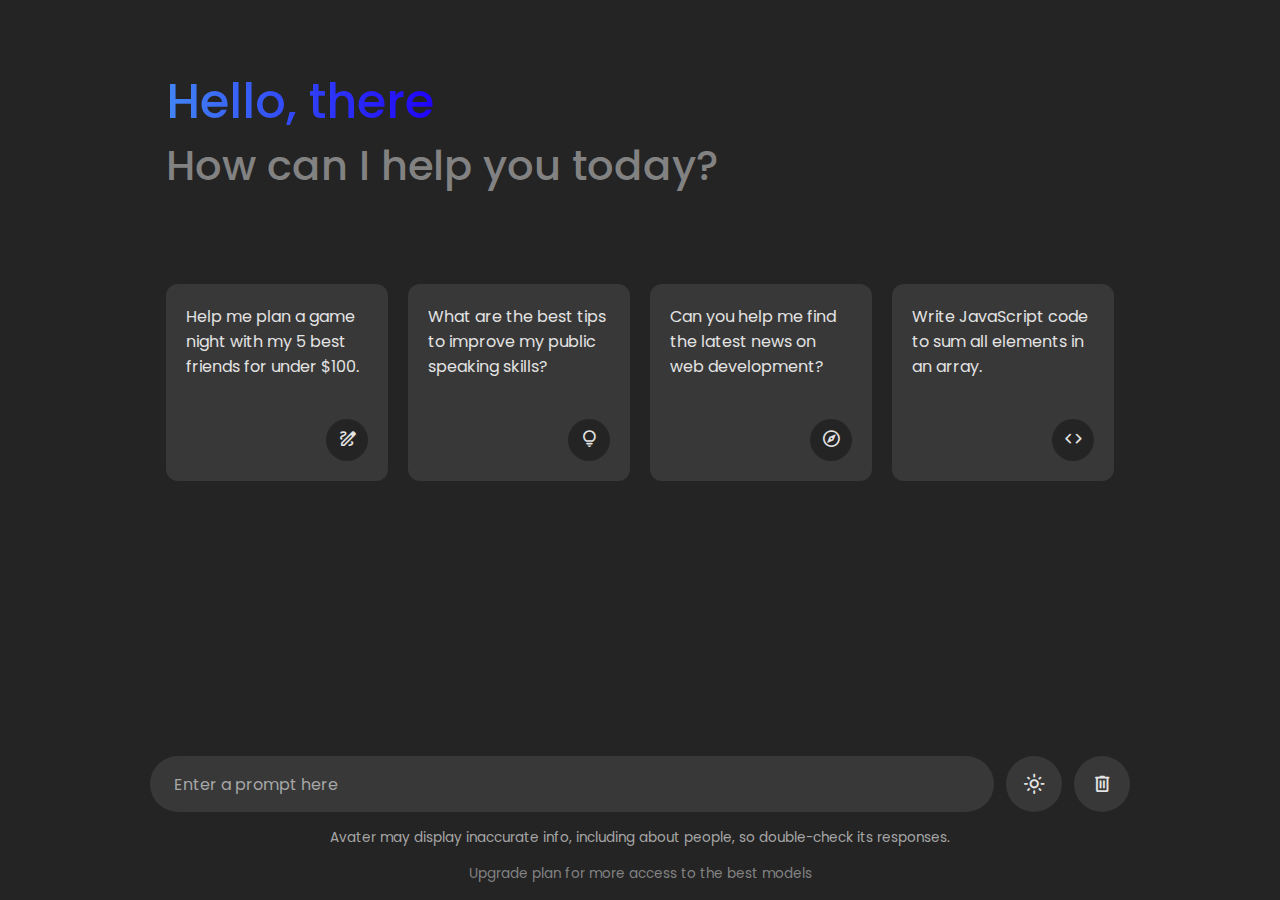
<file: homepage.html>
<!DOCTYPE html>
<html lang="en">
<head>
  <meta charset="UTF-8">
  <meta name="viewport" content="width=device-width, initial-scale=1.0">
  <title>AvaterGPT</title>
  <!-- Linking Google Fonts For Icons -->
  <link rel="stylesheet" href="https://fonts.googleapis.com/css2?family=Material+Symbols+Rounded:opsz,wght,FILL,GRAD@24,400,0,0" />
  <link rel="stylesheet" href="style.css">
  <link rel="icon" href="kennyAi.webp">
</head>
<body>
  <header class="header">
    <!-- Header Greetings -->
    <h1 class="title">Hello, there</h1>
    <p class="subtitle">How can I help you today?</p>

    <!-- Suggestion list -->
    <ul class="suggestion-list">
      <li class="suggestion">
        <h4 class="text">Help me plan a game night with my 5 best friends for under $100.</h4>
        <span class="icon material-symbols-rounded">draw</span>
      </li>
      <li class="suggestion">
        <h4 class="text">What are the best tips to improve my public speaking skills?</h4>
        <span class="icon material-symbols-rounded">lightbulb</span>
      </li>
      <li class="suggestion">
        <h4 class="text">Can you help me find the latest news on web development?</h4>
        <span class="icon material-symbols-rounded">explore</span>
      </li>
      <li class="suggestion">
        <h4 class="text">Write JavaScript code to sum all elements in an array.</h4>
        <span class="icon material-symbols-rounded">code</span>
      </li>
      <li class="suggestion">
        <h4 class="text">Write JavaScript code to sum all elements in an array.</h4>
        <span class="icon material-symbols-rounded">code</span>
      </li>
    </ul>
  </header>

  <!-- Chat List / Container -->
  <div class="chat-list"></div>

  <!-- Typing Area -->
  <div class="typing-area">
    <form action="#" class="typing-form">
      <div class="input-wrapper">
        <input type="text" placeholder="Enter a prompt here" class="typing-input" required />
        <button id="send-message-button" class="icon material-symbols-rounded">send</button>
      </div>
      <div class="action-buttons">
        <span id="theme-toggle-button" class="icon material-symbols-rounded">light_mode</span>
        <span id="delete-chat-button" class="icon material-symbols-rounded">delete</span>
      </div>
    </form>
    <p class="disclaimer-text">
      Avater may display inaccurate info, including about people, so double-check its responses.
    </p>
    <p class="disclaimer-text"><a href="premium.html">Upgrade plan for more access to the best models</a></p>
    
  </div>

  <script src="script.js"></script>
</body>
</html>
</file>
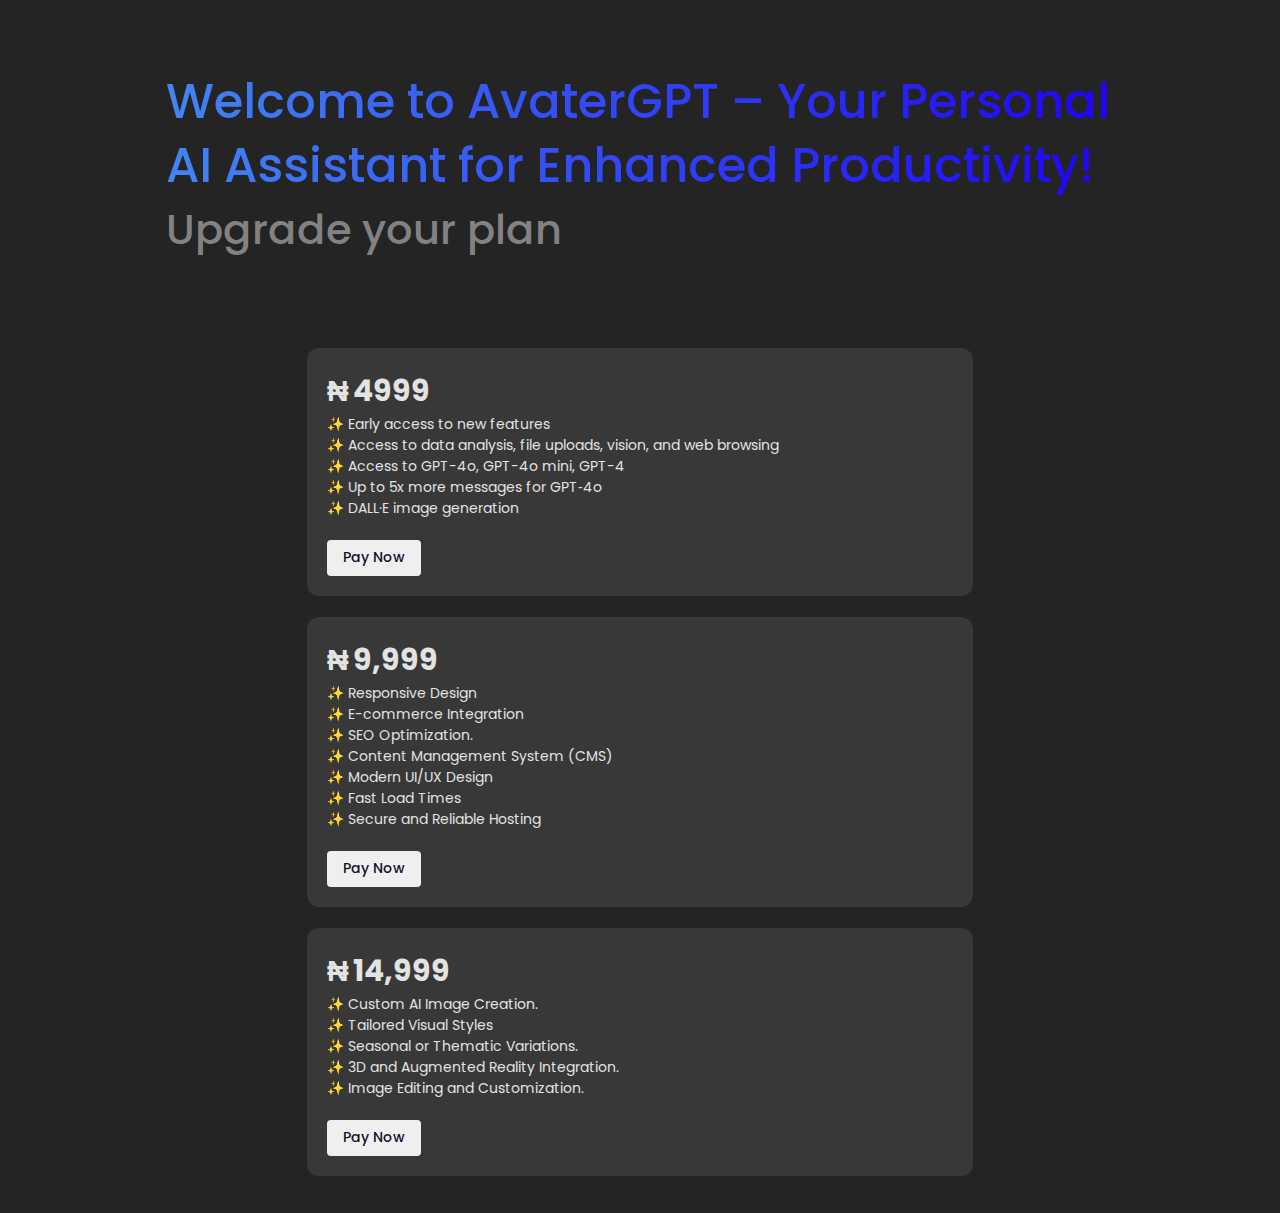
<file: premium.html>
<!DOCTYPE html>
<html lang="en">
<head>
  <meta charset="UTF-8">
  <meta name="viewport" content="width=device-width, initial-scale=1.0">
  <title>AvaterGPT</title>
  <!-- Linking Google Fonts For Icons -->
  <link rel="stylesheet" href="https://fonts.googleapis.com/css2?family=Material+Symbols+Rounded:opsz,wght,FILL,GRAD@24,400,0,0" />
  <link rel="stylesheet" href="style.css">
  <link rel="stylesheet" href="premium.css">
  <link rel="icon" href="kennyAi.webp">
</head>
<body>
  <header class="header">
    <!-- Header Greetings -->
    <h1 class="title">Welcome to AvaterGPT – Your Personal AI Assistant for Enhanced Productivity!</h1>
    <p class="subtitle">Upgrade your plan</p>

    <!-- Suggestion list -->
    <center>
        <ul class="suggestion-list">
            <li class="suggestion">
              <h4 class="text"><b style="font-size: 30px;"> ₦</b>&nbsp;<b style="font-size: 30px;">4999</b></h4>
              <h4 class="text">✨ Early access to new features</h4>
              <h4 class="text">✨ Access to data analysis, file uploads, vision, and web browsing</h4>
              <h4 class="text">✨ Access to GPT-4o, GPT-4o mini, GPT-4 </h4>
              <h4 class="text">✨ Up to 5x more messages for GPT‑4o</h4>
              <h4 class="text">✨ DALL·E image generation</h4>
              <form method="POST" action="https://checkout.flutterwave.com/v3/hosted/pay">
                <input type="hidden" name="public_key" value="FLWPUBK_TEST-02b9b5fc6406bd4a41c3ff141cc45e93-X" />
                <input type="hidden" name="customer[email]" value="payment@mailnator.com" />
                <input type="hidden" name="customer[name]" value="Ayomide Jimi-Oni" />
                <input type="hidden" name="tx_ref" value="txref-81123" />
                <input type="hidden" name="amount" value="4999" />
                <input type="hidden" name="currency" value="NGN" />
                <input type="hidden" name="meta[source]" value="docs-html-test" />
                <br>
                <button type="submit" id="start-payment-button">Pay Now</button>
              </form>
            </li> 
            <br>
            <li class="suggestion">
              <h4 class="text"><b style="font-size: 30px;"> ₦</b>&nbsp;<b style="font-size: 30px;">9,999</b></h4>
                <h4 class="text">✨ Responsive Design</h4>
                <h4 class="text">✨ E-commerce Integration</h4>
                <h4 class="text">✨ SEO Optimization.</h4>
                <h4 class="text">✨ Content Management System (CMS)</h4>
                <h4 class="text">✨ Modern UI/UX Design</h4>
                <h4 class="text">✨ Fast Load Times</h4>
                <h4 class="text">✨ Secure and Reliable Hosting</h4>
                <form method="POST" action="https://checkout.flutterwave.com/v3/hosted/pay">
                  <input type="hidden" name="public_key" value="FLWPUBK_TEST-02b9b5fc6406bd4a41c3ff141cc45e93-X" />
                  <input type="hidden" name="customer[email]" value="payment@mailnator.com" />
                  <input type="hidden" name="customer[name]" value="Ayomide Jimi-Oni" />
                  <input type="hidden" name="tx_ref" value="txref-81123" />
                  <input type="hidden" name="amount" value="9999" />
                  <input type="hidden" name="currency" value="NGN" />
                  <input type="hidden" name="meta[source]" value="docs-html-test" />
                  <br>
                  <button type="submit" id="start-payment-button">Pay Now</button>
                </form>
                
                
              </li> 
            <br>
            <li class="suggestion">
               <h4 class="text"><b style="font-size: 30px;"> ₦</b>&nbsp;<b style="font-size: 30px;">14,999</b></h4>
                <h4 class="text">✨ Custom AI Image Creation.</h4>
                <h4 class="text">✨ Tailored Visual Styles</h4>
                <h4 class="text">✨ Seasonal or Thematic Variations.</h4>
                <h4 class="text">✨ 3D and Augmented Reality Integration.</h4>
                <h4 class="text">✨ Image Editing and Customization.</h4>
                <form method="POST" action="https://checkout.flutterwave.com/v3/hosted/pay">
                  <input type="hidden" name="public_key" value="FLWPUBK_TEST-02b9b5fc6406bd4a41c3ff141cc45e93-X" />
                  <input type="hidden" name="customer[email]" value="payment@mailnator.com" />
                  <input type="hidden" name="customer[name]" value="Ayomide Jimi-Oni" />
                  <input type="hidden" name="tx_ref" value="txref-81123" />
                  <input type="hidden" name="amount" value="14999" />
                  <input type="hidden" name="currency" value="NGN" />
                  <input type="hidden" name="meta[source]" value="docs-html-test" />
                  <br>
                  <button type="submit" id="start-payment-button">Pay Now</button>
                </form>
                
                
              </li> 
            <br>
          </ul>
    </center>
  </header>
  <script src="script.js"></script>
</body>
</html>
</file>
<file: style.css>
/* Import Google Font - Poppins */
@import url('https://fonts.googleapis.com/css2?family=Poppins:wght@400;500;600&display=swap');

* {
  margin: 0;
  padding: 0;
  box-sizing: border-box;
  font-family: "Poppins", sans-serif;
}

a {
  text-decoration: none;
  color: #828282;
}
:root {
  /* Dark mode colors */
  --text-color: #E3E3E3;
  --subheading-color: #828282;
  --placeholder-color: #A6A6A6;
  --primary-color: #242424;
  --secondary-color: #383838;
  --secondary-hover-color: #444;
}

.light_mode {
  /* Light mode colors */
  --text-color: #222;
  --subheading-color: #A0A0A0;
  --placeholder-color: #6C6C6C;
  --primary-color: #FFF;
  --secondary-color: #E9EEF6;
  --secondary-hover-color: #DBE1EA;
}

body {
  background: var(--primary-color);
}

.header, .chat-list .message, .typing-form {
  margin: 0 auto;
  max-width: 980px;
}

.header {
  margin-top: 6vh;
  padding: 1rem;
  overflow-x: hidden;
}

body.hide-header .header {
  margin: 0;
  display: none;
}

.header :where(.title, .subtitle) {
  color: var(--text-color);
  font-weight: 500;
  line-height: 4rem;
}

.header .title {
  width: fit-content;
  font-size: 3rem;
  background-clip: text;
  background: linear-gradient(to right, #4285f4, #2003f9);
  -webkit-background-clip: text;
  -webkit-text-fill-color: transparent;
}

.header .subtitle {
  font-size: 2.6rem;
  color: var(--subheading-color);
}

.suggestion-list {
  width: 100%;
  list-style: none;
  display: flex;
  gap: 1.25rem;
  margin-top: 9.5vh;
  overflow: hidden;
  overflow-x: auto;
  scroll-snap-type: x mandatory;
  scrollbar-width: none;
}

.suggestion-list .suggestion {
  cursor: pointer;
  padding: 1.25rem;
  width: 222px;
  flex-shrink: 0;
  display: flex;
  flex-direction: column;
  align-items: flex-end;
  border-radius: 0.75rem;
  justify-content: space-between;
  background: var(--secondary-color);
  transition: 0.2s ease;
}

.suggestion-list .suggestion:hover {
  background: var(--secondary-hover-color);
}

.suggestion-list .suggestion :where(.text, .icon) {
  font-weight: 400;
  color: var(--text-color);
}

.suggestion-list .suggestion .icon {
  width: 42px;
  height: 42px;
  display: flex;
  font-size: 1.3rem;
  margin-top: 2.5rem;
  align-self: flex-end;
  align-items: center;
  border-radius: 50%;
  justify-content: center;
  color: var(--text-color);
  background: var(--primary-color);
}

.chat-list {
  padding: 2rem 1rem 12rem;
  max-height: 100vh;
  overflow-y: auto;
  scrollbar-color: #999 transparent;
}

.chat-list .message.incoming {
  margin-top: 1.5rem;
}

.chat-list .message .message-content {
  display: flex;
  gap: 1.5rem;
  width: 100%;
  align-items: center;
}

.chat-list .message .text {
  color: var(--text-color);
  white-space: pre-wrap;
}

.chat-list .message.error .text {
  color: #2003f9;
}

.chat-list .message.loading .text {
  display: none;
}

.chat-list .message .avatar {
  width: 40px;
  height: 40px;
  object-fit: cover;
  border-radius: 50%;
  align-self: flex-start;
}

.chat-list .message.loading .avatar {
  animation: rotate 3s linear infinite;
}

@keyframes rotate {
  100% {
    transform: rotate(360deg);
  }
}

.chat-list .message .icon {
  color: var(--text-color);
  cursor: pointer;
  height: 35px;
  width: 35px;
  border-radius: 50%;
  display: flex;
  align-items: center;
  justify-content: center;
  background: none;
  font-size: 1.25rem;
  margin-left: 3.5rem;
  visibility: hidden;
}

.chat-list .message .icon.hide {
  visibility: hidden;
}

.chat-list .message:not(.loading, .error):hover .icon:not(.hide){
  visibility: visible;
}

.chat-list .message .icon:hover {
  background: var(--secondary-hover-color);
}

.chat-list .message .loading-indicator {
  display: none;
  gap: 0.8rem;
  width: 100%;
  flex-direction: column;
}

.chat-list .message.loading .loading-indicator {
  display: flex;
}

.chat-list .message .loading-indicator .loading-bar {
  height: 11px;
  width: 100%;
  border-radius: 0.135rem;
  background-position: -800px 0;
  background: linear-gradient(to right, #2003f9, var(--primary-color), #2003f9);
  animation: loading 3s linear infinite;
}

.chat-list .message .loading-indicator .loading-bar:last-child {
  width: 70%;
}

@keyframes loading {
  0% {
    background-position: -800px 0;
  }

  100% {
    background-position: 800px 0;
  }
}

.typing-area {
  position: fixed;
  width: 100%;
  left: 0;
  bottom: 0;
  padding: 1rem;
  background: var(--primary-color);
}

.typing-area :where(.typing-form, .action-buttons) {
  display: flex;
  gap: 0.75rem;
}

.typing-form .input-wrapper {
  width: 100%;
  height: 56px;
  display: flex;
  position: relative;
}

.typing-form .typing-input {
  height: 100%;
  width: 100%;
  border: none;
  outline: none;
  resize: none;
  font-size: 1rem;
  color: var(--text-color);
  padding: 1.1rem 4rem 1.1rem 1.5rem;
  border-radius: 100px;
  background: var(--secondary-color);
}

.typing-form .typing-input:focus {
  background: var(--secondary-hover-color);
}

.typing-form .typing-input::placeholder {
  color: var(--placeholder-color);
}

.typing-area .icon {
  width: 56px;
  height: 56px;
  flex-shrink: 0;
  cursor: pointer;
  border-radius: 50%;
  display: flex;
  font-size: 1.4rem;
  color: var(--text-color);
  align-items: center;
  justify-content: center;
  background: var(--secondary-color);
  transition: 0.2s ease;
}

.typing-area .icon:hover {
  background: var(--secondary-hover-color);
}

.typing-form #send-message-button {
  position: absolute;
  right: 0;
  outline: none;
  border: none;
  transform: scale(0);
  background: transparent;
  transition: transform 0.2s ease;
}

.typing-form .typing-input:valid ~ #send-message-button {
  transform: scale(1);
}

.typing-area .disclaimer-text {
  text-align: center;
  font-size: 0.85rem;
  margin-top: 1rem;
  color: var(--placeholder-color);
}

/* Responsive media query code for small screen */
@media (max-width: 768px) {
  .header :is(.title, .subtitle) {
    font-size: 2rem;
    line-height: 2.6rem;
  }

  .header .subtitle {
    font-size: 1.7rem;
  }

  .typing-area :where(.typing-form, .action-buttons) {
    gap: 0.4rem;
  }

  .typing-form .input-wrapper {
    height: 50px;
  }

  .typing-form .typing-input {
    padding: 1.1rem 3.5rem 1.1rem 1.2rem;
  }

  .typing-area .icon {
    height: 50px;
    width: 50px;
  }

  .typing-area .disclaimer-text {
    font-size: 0.75rem;
    margin-top: 0.5rem;
  }
}
</file>
<file: premium.css>
body {
    font-size: 14px;
    font-family: "Moderat","Inter",sans-serif;
    font-weight: 400;
    color: #333;
}

#start-payment-button {
    cursor: pointer;
    position: relative;
    background-color: linear-gradient( #4285f4, #d96570);
    color: #12122c;
    max-width: 100%;
    padding: 7.5px 16px;
    font-weight: 500;
    font-size: 14px;
    border-radius: 4px;
    border: none;
    transition: all .1s ease-in;
    vertical-align: middle;
}
.suggestion-list {
    width: 100%;
    list-style: none;
    display: block;
    gap: 1.25rem;
    margin-top: 9.5vh;
    overflow: hidden;
    overflow-x: auto;
    scroll-snap-type: x mandatory;
    scrollbar-width: none;
    
  }
  
  .suggestion-list .suggestion {
    cursor: pointer;
    padding: 1.25rem;
    width: 666px;
    flex-shrink: 0;
    display: flex;
    flex-direction: column;
    align-items: flex-start;
    border-radius: 0.75rem;
    justify-content: space-between;
    background: var(--secondary-color);
    transition: 0.2s ease;
  }
  /* For small screens like mobile devices (up to 480px) */
@media (max-width: 480px) {
.suggestion-list .suggestion {
  width: 100%;
  padding: 1rem;
  align-items: center;
}
}

/* For tablets and small laptops (481px to 768px) */
@media (min-width: 481px) and (max-width: 768px) {
.suggestion-list .suggestion {
  width: 100%;
  padding: 1.25rem;
  align-items: center;
}
}

/* For laptops (769px to 1024px) */
@media (min-width: 769px) and (max-width: 1024px) {
.suggestion-list .suggestion {
  width: 450px;
  padding: 1.25rem;
  align-items: flex-end;
}
}

  
  .suggestion-list .suggestion:hover {
    background: var(--secondary-hover-color);
  }
  
  .suggestion-list .suggestion :where(.text, .icon) {
    font-weight: 400;
    color: var(--text-color);
  }
  
  .suggestion-list .suggestion .icon {
    width: 42px;
    height: 42px;
    display: flex;
    font-size: 1.3rem;
    margin-top: 2.5rem;
    align-self: flex-end;
    align-items: center;
    border-radius: 50%;
    justify-content: center;
    color: var(--text-color);
    background: var(--primary-color);
  }
</file>
